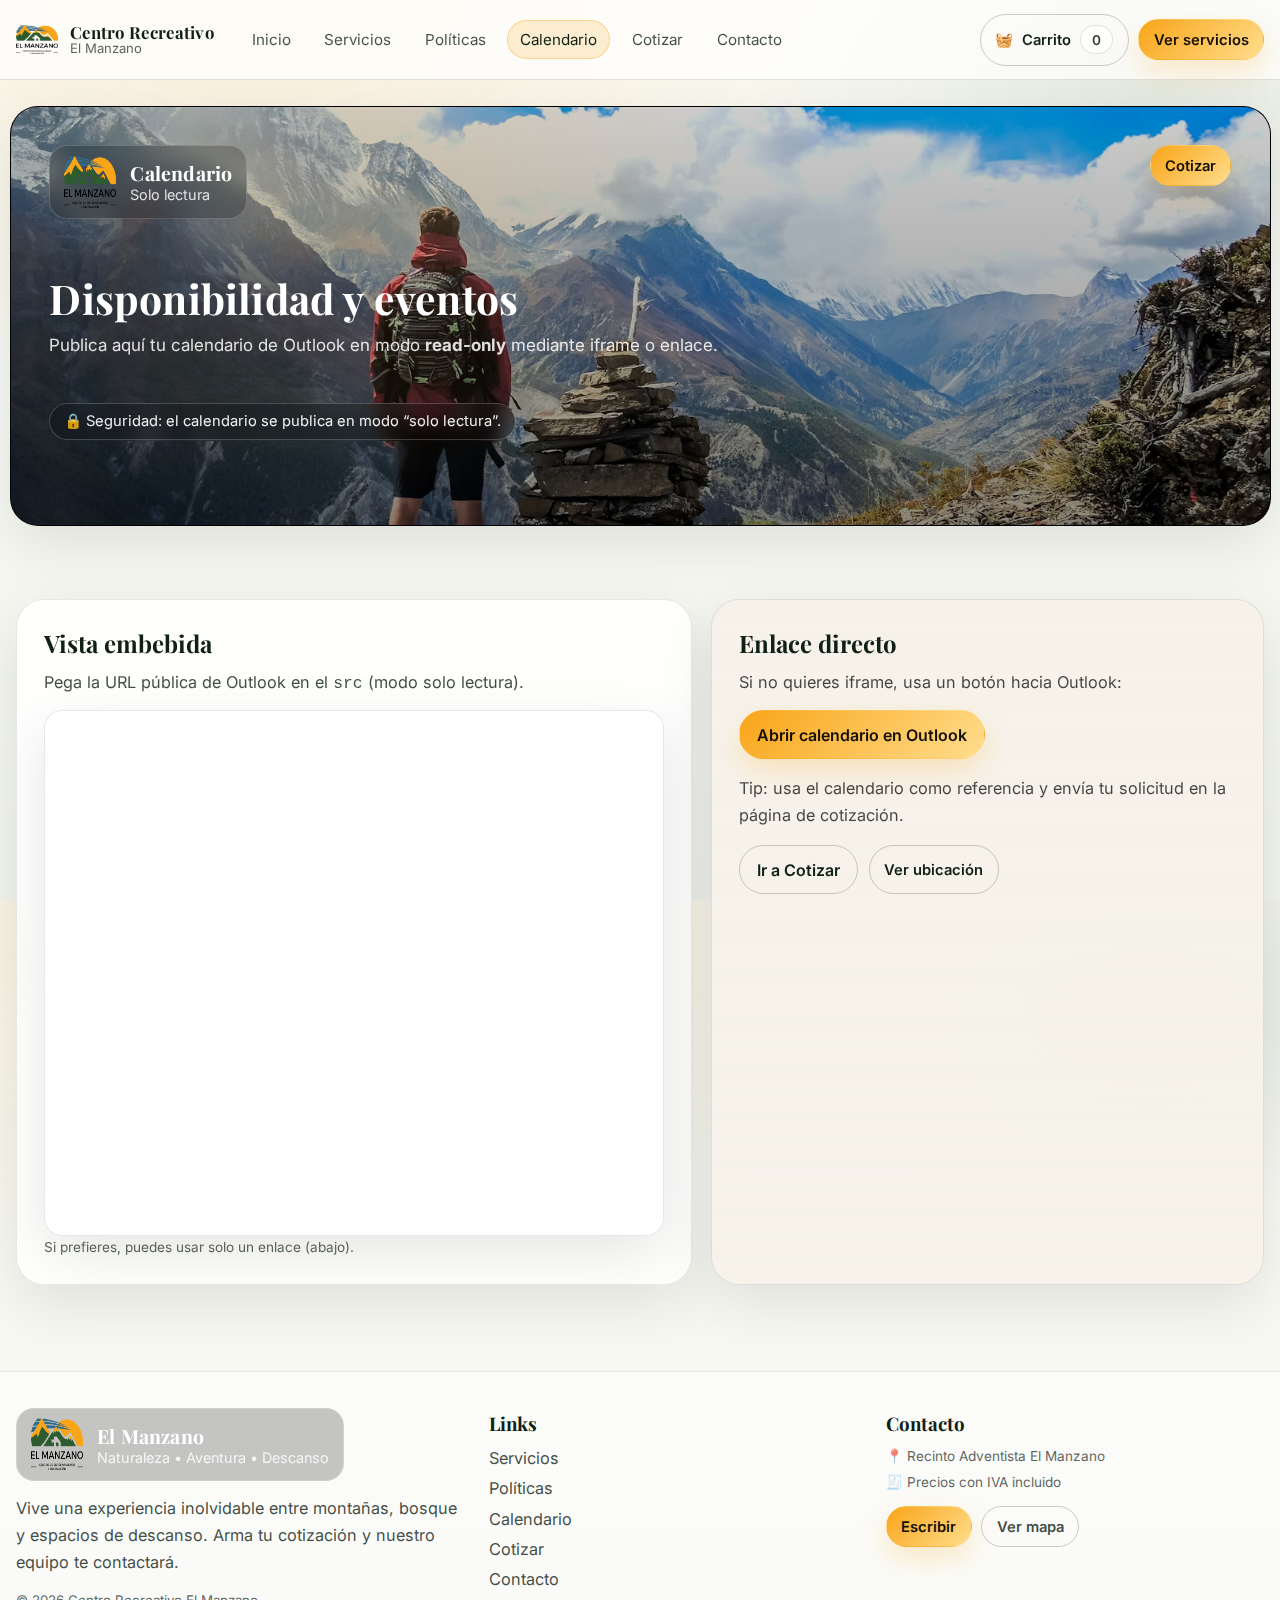
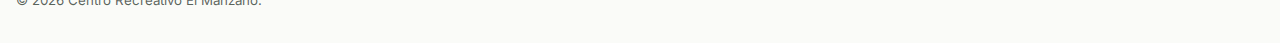
<file: calendario.html>
<!doctype html>
<html lang="es">
<head>
  <meta charset="utf-8">
  <meta name="viewport" content="width=device-width, initial-scale=1">
  <title>Calendario | Centro Recreativo El Manzano</title>
  <meta name="description" content="Calendario público (solo lectura) para disponibilidad y eventos.">
  <link rel="icon" href="assets/img/logo.png">
  <link rel="preconnect" href="https://fonts.googleapis.com">
  <link rel="preconnect" href="https://fonts.gstatic.com" crossorigin>
  <link rel="stylesheet" href="assets/css/theme.css">

  <!-- Para page-fade -->
  <script>document.documentElement.classList.add('js');</script>
</head>

<body data-page="calendario">
<div class="page-fade">
<a class="skip-link" href="#contenido">Saltar al contenido</a>

<header class="site-header">
  <div class="container fluid">
    <div class="navbar">
      <a class="brand" href="index.html" aria-label="Inicio">
        <img src="assets/img/logo.png" alt="Logo El Manzano">
        <div class="t">
          <strong>Centro Recreativo</strong>
          <span>El Manzano</span>
        </div>
      </a>

      <nav class="navlinks" aria-label="Navegación principal">
        <a href="index.html">Inicio</a>
        <a href="servicios.html">Servicios</a>
        <a href="politicas.html">Políticas</a>
        <a href="calendario.html">Calendario</a>
        <a href="cotizar.html">Cotizar</a>
        <a href="contacto.html">Contacto</a>
      </nav>

      <div class="nav-cta">
        <a class="btn small ghost" href="cotizar.html" aria-label="Ver carrito y cotizar">
          🧺 <span>Carrito</span>
          <span class="badge" id="cartCount">0</span>
        </a>
        <a class="btn small primary" href="servicios.html">Ver servicios</a>
      </div>
    </div>
  </div>
</header>

<main id="contenido">
  <section class="hero">
    <div class="container wide">
      <div class="hero-shell reveal" style="min-height: 420px;">
        <div class="hero-media">
          <img src="assets/img/g5.jpg" alt="Calendario">
        </div>
        <div class="hero-overlay"></div>

        <div class="hero-content">
          <div class="hero-top">
            <div class="hero-mark">
              <img src="assets/img/logo.png" alt="Logo El Manzano">
              <div class="k">
                <strong>Calendario</strong>
                <span>Solo lectura</span>
              </div>
            </div>
            <a class="btn small primary" href="cotizar.html">Cotizar</a>
          </div>

          <div class="hero-copy" style="margin-top:2.3rem;">
            <h1 style="font-size: clamp(2.1rem, 3.2vw, 3.4rem);">Disponibilidad y eventos</h1>
            <p>Publica aquí tu calendario de Outlook en modo <b>read-only</b> mediante iframe o enlace.</p>
          </div>

          <div class="hero-bottom">
            <div class="kpi">🔒 Seguridad: el calendario se publica en modo “solo lectura”.</div>
          </div>
        </div>
      </div>
    </div>
  </section>

  <section class="section">
    <div class="container">
      <div class="split">
        <div class="panel reveal">
          <div class="pad">
            <h2 style="margin:0 0 .6rem;">Vista embebida</h2>
            <p style="margin:0 0 .8rem;">
              Pega la URL pública de Outlook en el <code>src</code> (modo solo lectura).
            </p>

            <div class="panel" style="border-radius:18px; overflow:hidden;">
              <!-- TODO: pega aquí la URL pública de Outlook (solo lectura) -->
              <iframe
                title="Calendario público"
                src=""
                style="width:100%; height:520px; border:0; background: rgba(255,255,255,.06);"
                loading="lazy"
                referrerpolicy="no-referrer-when-downgrade">
              </iframe>
            </div>

            <small class="help">Si prefieres, puedes usar solo un enlace (abajo).</small>
          </div>
        </div>

        <div class="panel paper reveal">
          <div class="pad">
            <h2 style="margin:0 0 .6rem;">Enlace directo</h2>
            <p style="margin:0 0 .9rem;">
              Si no quieres iframe, usa un botón hacia Outlook:
            </p>

            <!-- TODO: reemplaza # por la URL pública -->
            <a class="btn primary" href="#" target="_blank" rel="noopener">Abrir calendario en Outlook</a>

            <p style="margin:1rem 0 0;">
              Tip: usa el calendario como referencia y envía tu solicitud en la página de cotización.
            </p>

            <div style="margin-top:1rem; display:flex; gap:.7rem; flex-wrap:wrap;">
              <a class="btn ghost" href="cotizar.html">Ir a Cotizar</a>
              <a class="btn small ghost" href="contacto.html#ubicacion">Ver ubicación</a>
            </div>
          </div>
        </div>
      </div>
    </div>
  </section>
</main>
</div>

<footer class="footer">
  <div class="container">
    <div class="footer-grid">
      <div>
        <div class="hero-mark" style="display:inline-flex;">
          <img src="assets/img/logo.png" alt="Logo El Manzano">
          <div class="k">
            <strong>El Manzano</strong>
            <span>Naturaleza • Aventura • Descanso</span>
          </div>
        </div>
        <p style="margin-top:.9rem; max-width:520px;">
          Vive una experiencia inolvidable entre montañas, bosque y espacios de descanso.
          Arma tu cotización y nuestro equipo te contactará.
        </p>
        <small>© <span id="y"></span> Centro Recreativo El Manzano.</small>
        <script>document.getElementById('y').textContent = new Date().getFullYear();</script>
      </div>

      <div>
        <h3>Links</h3>
        <p style="margin:.2rem 0"><a href="servicios.html">Servicios</a></p>
        <p style="margin:.2rem 0"><a href="politicas.html">Políticas</a></p>
        <p style="margin:.2rem 0"><a href="calendario.html">Calendario</a></p>
        <p style="margin:.2rem 0"><a href="cotizar.html">Cotizar</a></p>
        <p style="margin:.2rem 0"><a href="contacto.html">Contacto</a></p>
      </div>

      <div>
        <h3>Contacto</h3>
        <p style="margin:.2rem 0"><small>📍 Recinto Adventista El Manzano</small></p>
        <p style="margin:.2rem 0"><small>🧾 Precios con IVA incluido</small></p>
        <div style="margin-top:.8rem; display:flex; gap:.6rem; flex-wrap:wrap;">
          <a class="btn small primary" href="contacto.html">Escribir</a>
          <a class="btn small ghost" href="contacto.html#ubicacion">Ver mapa</a>
        </div>
      </div>
    </div>
  </div>
</footer>

<div class="toast" aria-live="polite"></div>
<script src="app.js"></script>
</body>
</html>
</file>
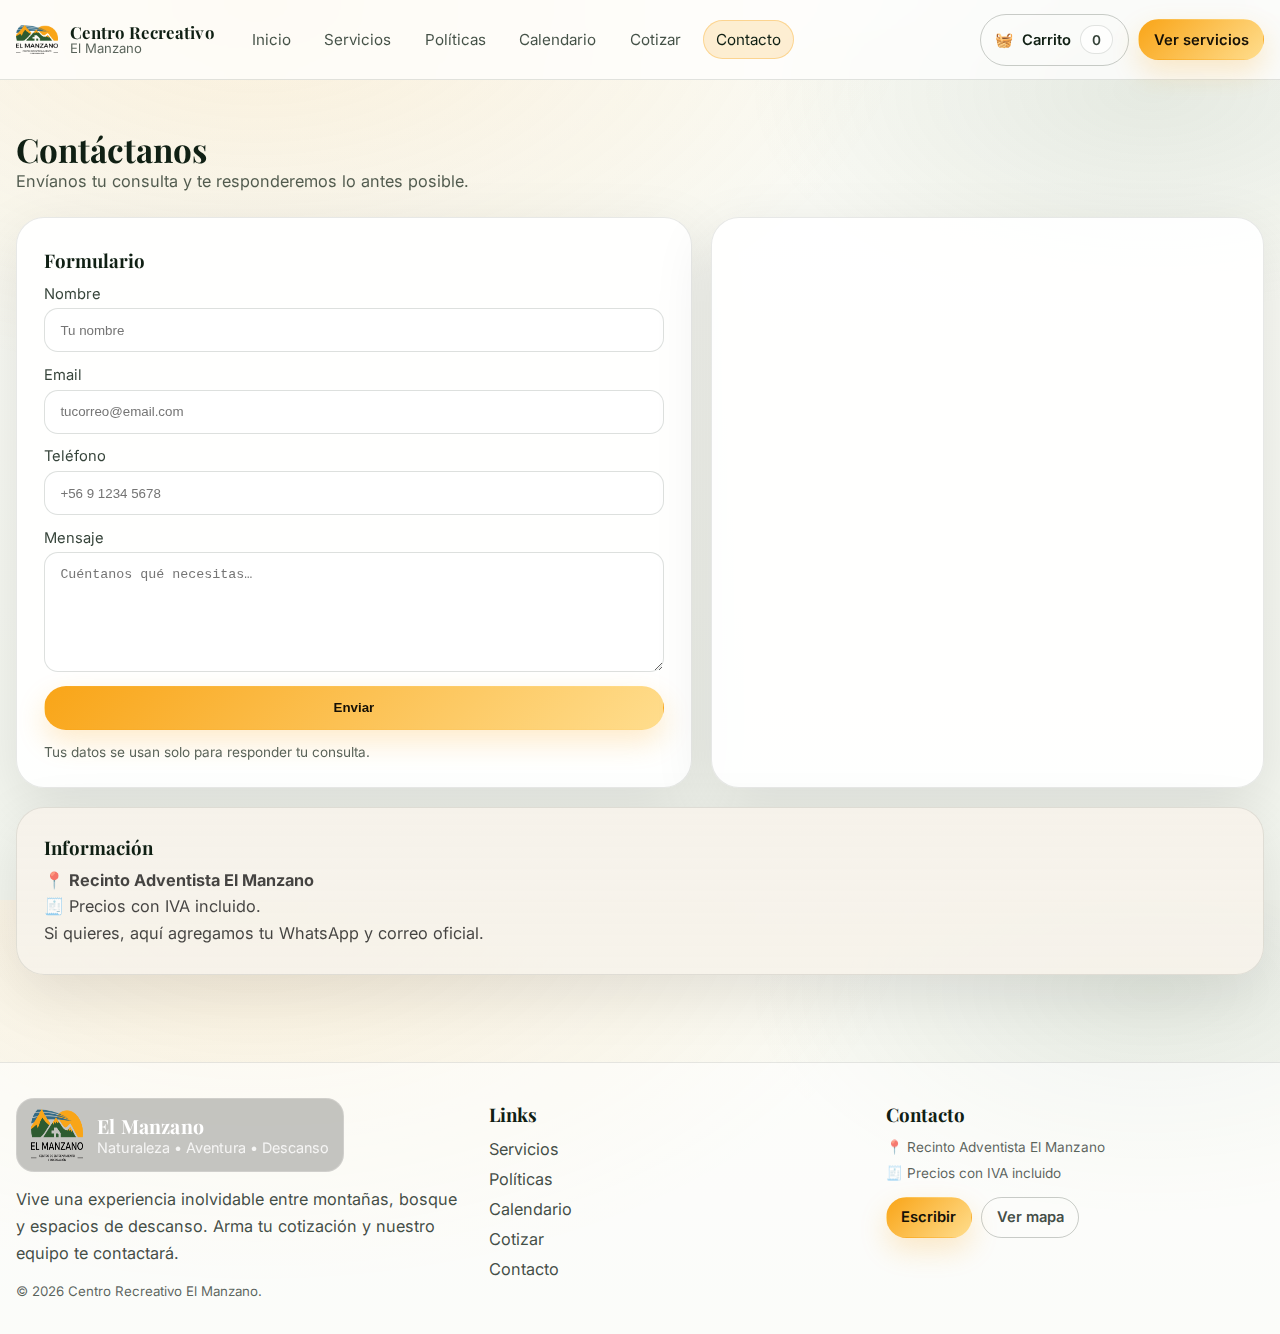
<file: contacto.html>
<!doctype html>
<html lang="es">
<head>
  <meta charset="utf-8" />
  <meta name="viewport" content="width=device-width,initial-scale=1" />
  <title>Contacto | Centro Recreativo El Manzano</title>
  <meta name="description" content="Contacto y ubicación del Centro Recreativo El Manzano.">
  <link rel="icon" href="assets/img/logo.png">
  <link rel="preconnect" href="https://fonts.googleapis.com">
  <link rel="preconnect" href="https://fonts.gstatic.com" crossorigin>
  <link rel="stylesheet" href="assets/css/theme.css" />

  <!-- Para page-fade -->
  <script>document.documentElement.classList.add('js');</script>
</head>

<body data-page="contacto">
  <div class="page-fade">
    <a class="skip-link" href="#contenido">Saltar al contenido</a>

    <header class="site-header">
      <div class="container fluid">
        <div class="navbar">
          <a class="brand" href="index.html" aria-label="Inicio">
            <img src="assets/img/logo.png" alt="Logo El Manzano">
            <div class="t">
              <strong>Centro Recreativo</strong>
              <span>El Manzano</span>
            </div>
          </a>

          <nav class="navlinks" aria-label="Navegación principal">
            <a href="index.html">Inicio</a>
            <a href="servicios.html">Servicios</a>
            <a href="politicas.html">Políticas</a>
            <a href="calendario.html">Calendario</a>
            <a href="cotizar.html">Cotizar</a>
            <a href="contacto.html">Contacto</a>
          </nav>

          <div class="nav-cta">
            <a class="btn small ghost" href="cotizar.html" aria-label="Ver carrito y cotizar">
              🧺 <span>Carrito</span>
              <span class="badge" id="cartCount">0</span>
            </a>
            <a class="btn small primary" href="servicios.html">Ver servicios</a>
          </div>
        </div>
      </div>
    </header>

    <main id="contenido">
      <section class="section">
        <div class="container">
          <div class="section-head reveal">
            <div>
              <h2>Contáctanos</h2>
              <p>Envíanos tu consulta y te responderemos lo antes posible.</p>
            </div>
          </div>

          <div class="split">
            <div class="panel reveal">
              <div class="pad">
                <h3 style="margin:.2rem 0 .7rem;">Formulario</h3>

                <form class="form" id="contactoForm" autocomplete="on">
                  <div class="honeypot">
                    <label>Si eres humano, deja esto vacío</label>
                    <input id="hp_contacto" name="hp_contacto" tabindex="-1" autocomplete="off">
                  </div>

                  <div class="field">
                    <label for="c_nombre">Nombre</label>
                    <input class="input" id="c_nombre" name="c_nombre" autocomplete="name" placeholder="Tu nombre" required />
                  </div>

                  <div class="field">
                    <label for="c_email">Email</label>
                    <input class="input" id="c_email" name="c_email" type="email" autocomplete="email" placeholder="tucorreo@email.com" required />
                  </div>

                  <div class="field">
                    <label for="c_telefono">Teléfono</label>
                    <input class="input" id="c_telefono" name="c_telefono" autocomplete="tel" placeholder="+56 9 1234 5678" />
                  </div>

                  <div class="field">
                    <label for="c_mensaje">Mensaje</label>
                    <textarea id="c_mensaje" name="c_mensaje" placeholder="Cuéntanos qué necesitas…" required></textarea>
                  </div>

                  <!-- ✅ type="button" para evitar submit normal -->
                  <button class="btn primary" id="btnEnviarContacto" type="button">Enviar</button>
                  <small class="help">Tus datos se usan solo para responder tu consulta.</small>
                </form>
              </div>
            </div>

            <div class="map-wrap reveal" id="ubicacion">
              <div class="map-embed">
                <iframe
                  src="https://www.google.com/maps/embed?pb=!1m18!1m12!1m3!1d13304.851386599015!2d-70.65525994999999!3d-33.521851299999994!2m3!1f0!2f0!3f0!3m2!1i1024!2i768!4f13.1!3m3!1m2!1s0x967d2ba32b61a289%3A0x5fd23c2c497bf2d9!2sRecinto%20Adventista%20El%20Manzano!5e0!3m2!1ses-419!2scl!4v1767801131789!5m2!1ses-419!2scl"
                  loading="lazy"
                  referrerpolicy="no-referrer-when-downgrade"
                  allowfullscreen>
                </iframe>
              </div>
            </div>
          </div>

          <div class="panel paper reveal" style="margin-top:1.2rem;">
            <div class="pad">
              <h3 style="margin:0 0 .4rem;">Información</h3>
              <p style="margin:0;">
                📍 <b>Recinto Adventista El Manzano</b><br>
                🧾 Precios con IVA incluido.<br>
                Si quieres, aquí agregamos tu WhatsApp y correo oficial.
              </p>
            </div>
          </div>

        </div>
      </section>
    </main>
  </div>

  <!-- ✅ Footer limpio y consistente -->
  <footer class="footer">
    <div class="container">
      <div class="footer-grid">
        <div>
          <div class="hero-mark" style="display:inline-flex;">
            <img src="assets/img/logo.png" alt="Logo El Manzano">
            <div class="k">
              <strong>El Manzano</strong>
              <span>Naturaleza • Aventura • Descanso</span>
            </div>
          </div>
          <p style="margin-top:.9rem; max-width:520px;">
            Vive una experiencia inolvidable entre montañas, bosque y espacios de descanso.
            Arma tu cotización y nuestro equipo te contactará.
          </p>
          <small>© <span id="y"></span> Centro Recreativo El Manzano.</small>
          <script>document.getElementById('y').textContent = new Date().getFullYear();</script>
        </div>

        <div>
          <h3>Links</h3>
          <p style="margin:.2rem 0"><a href="servicios.html">Servicios</a></p>
          <p style="margin:.2rem 0"><a href="politicas.html">Políticas</a></p>
          <p style="margin:.2rem 0"><a href="calendario.html">Calendario</a></p>
          <p style="margin:.2rem 0"><a href="cotizar.html">Cotizar</a></p>
          <p style="margin:.2rem 0"><a href="contacto.html">Contacto</a></p>
        </div>

        <div>
          <h3>Contacto</h3>
          <p style="margin:.2rem 0"><small>📍 Recinto Adventista El Manzano</small></p>
          <p style="margin:.2rem 0"><small>🧾 Precios con IVA incluido</small></p>
          <div style="margin-top:.8rem; display:flex; gap:.6rem; flex-wrap:wrap;">
            <a class="btn small primary" href="#contenido">Escribir</a>
            <a class="btn small ghost" href="#ubicacion">Ver mapa</a>
          </div>
        </div>
      </div>
    </div>
  </footer>

  <div class="toast" aria-live="polite"></div>

  <!-- ✅ app.js en raíz: SOLO UNA VEZ -->
  <script src="app.js"></script>
</body>
</html>
</file>
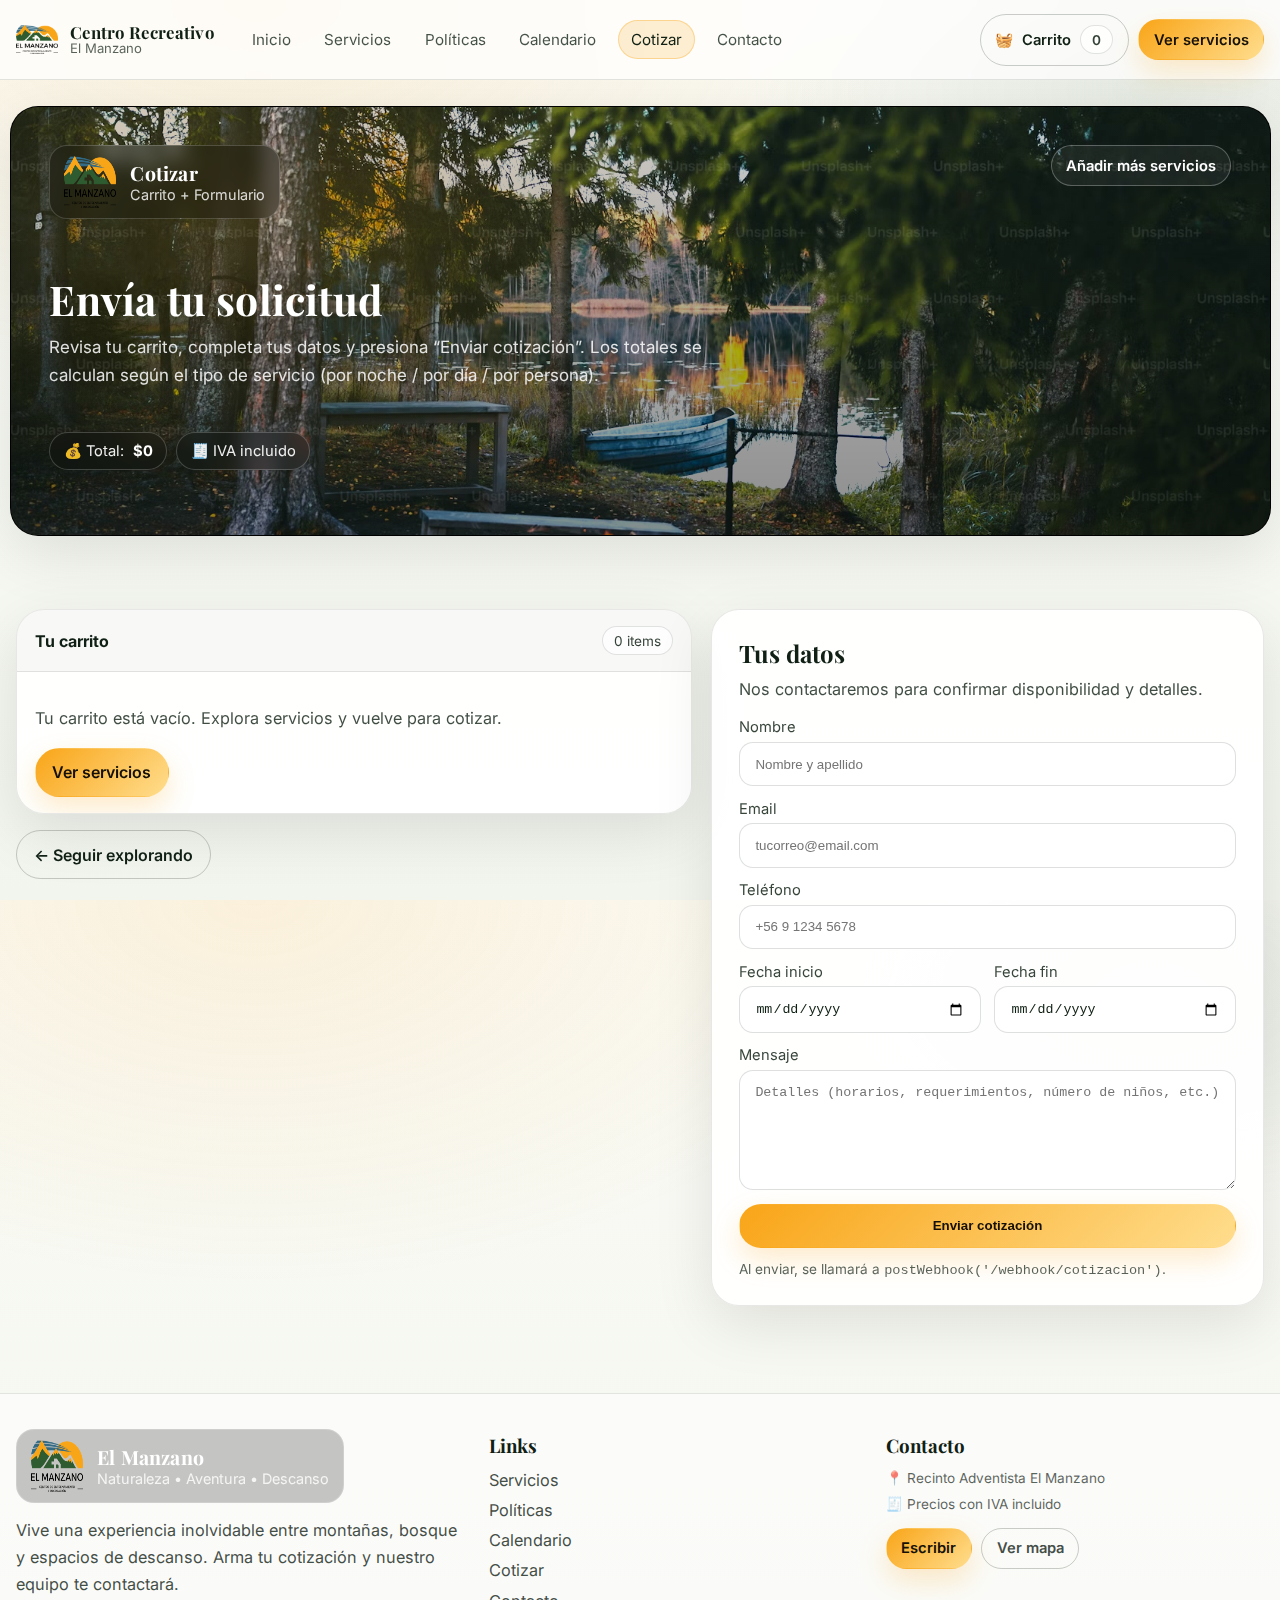
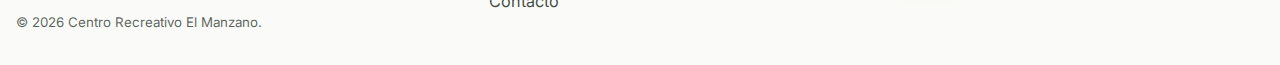
<file: cotizar.html>
<!doctype html>
<html lang="es">
<head>
  <meta charset="utf-8">
  <meta name="viewport" content="width=device-width, initial-scale=1">
  <title>Cotizar | Centro Recreativo El Manzano</title>
  <meta name="description" content="Carrito, formulario y envío de solicitud de cotización.">
  <link rel="icon" href="assets/img/logo.png">
  <link rel="preconnect" href="https://fonts.googleapis.com">
  <link rel="preconnect" href="https://fonts.gstatic.com" crossorigin>
  <link rel="stylesheet" href="assets/css/theme.css">

  <!-- Para page-fade -->
  <script>document.documentElement.classList.add('js');</script>
</head>

<body data-page="cotizar">
  <div class="page-fade">
    <a class="skip-link" href="#contenido">Saltar al contenido</a>

    <header class="site-header">
      <div class="container fluid">
        <div class="navbar">
          <a class="brand" href="index.html" aria-label="Inicio">
            <img src="assets/img/logo.png" alt="Logo El Manzano">
            <div class="t">
              <strong>Centro Recreativo</strong>
              <span>El Manzano</span>
            </div>
          </a>

          <nav class="navlinks" aria-label="Navegación principal">
            <a href="index.html">Inicio</a>
            <a href="servicios.html">Servicios</a>
            <a href="politicas.html">Políticas</a>
            <a href="calendario.html">Calendario</a>
            <a href="cotizar.html">Cotizar</a>
            <a href="contacto.html">Contacto</a>
          </nav>

          <div class="nav-cta">
            <a class="btn small ghost" href="cotizar.html" aria-label="Ver carrito y cotizar">
              🧺 <span>Carrito</span>
              <span class="badge" id="cartCount">0</span>
            </a>
            <a class="btn small primary" href="servicios.html">Ver servicios</a>
          </div>
        </div>
      </div>
    </header>

    <main id="contenido">
      <section class="hero">
        <div class="container wide">
          <div class="hero-shell reveal" style="min-height: 430px;">
            <div class="hero-media">
              <img src="assets/img/hero.jpg" alt="Cotizar">
            </div>
            <div class="hero-overlay"></div>

            <div class="hero-content">
              <div class="hero-top">
                <div class="hero-mark">
                  <img src="assets/img/logo.png" alt="Logo El Manzano">
                  <div class="k">
                    <strong>Cotizar</strong>
                    <span>Carrito + Formulario</span>
                  </div>
                </div>
                <a class="btn small ghost" href="servicios.html">Añadir más servicios</a>
              </div>

              <div class="hero-copy" style="margin-top:2.4rem;">
                <h1 style="font-size: clamp(2.1rem, 3.2vw, 3.5rem);">Envía tu solicitud</h1>
                <p>
                  Revisa tu carrito, completa tus datos y presiona “Enviar cotización”.
                  Los totales se calculan según el tipo de servicio (por noche / por día / por persona).
                </p>
              </div>

              <div class="hero-bottom">
                <div class="kpi">💰 Total: <b id="cotizacionTotal">$0</b></div>
                <div class="kpi">🧾 IVA incluido</div>
              </div>
            </div>
          </div>
        </div>
      </section>

      <section class="section">
        <div class="container">
          <div class="split">
            <div class="reveal">
              <div id="cartRoot"></div>
              <div style="margin-top:1rem;">
                <a class="btn ghost" href="servicios.html">← Seguir explorando</a>
              </div>
            </div>

            <div class="panel reveal">
              <div class="pad">
                <h2 style="margin:0 0 .4rem;">Tus datos</h2>
                <p style="margin:0 0 1rem;">Nos contactaremos para confirmar disponibilidad y detalles.</p>

                <form id="cotizarForm" class="form" autocomplete="on">
                  <div class="honeypot">
                    <label>Si eres humano, deja esto vacío</label>
                    <input id="hp" name="hp" tabindex="-1" autocomplete="off">
                  </div>

                  <div class="field">
                    <label for="nombre">Nombre</label>
                    <input class="input" id="nombre" name="nombre" placeholder="Nombre y apellido" required>
                  </div>

                  <div class="field">
                    <label for="email">Email</label>
                    <input class="input" id="email" name="email" type="email" placeholder="tucorreo@email.com" required>
                  </div>

                  <div class="field">
                    <label for="telefono">Teléfono</label>
                    <input class="input" id="telefono" name="telefono" placeholder="+56 9 1234 5678">
                  </div>

                  <div class="grid" style="grid-template-columns: repeat(2, minmax(0,1fr)); gap:.85rem;">
                    <div class="field">
                      <label for="fecha_inicio">Fecha inicio</label>
                      <input class="input" id="fecha_inicio" name="fecha_inicio" type="date">
                    </div>
                    <div class="field">
                      <label for="fecha_fin">Fecha fin</label>
                      <input class="input" id="fecha_fin" name="fecha_fin" type="date">
                    </div>
                  </div>

                  <div class="field">
                    <label for="mensaje">Mensaje</label>
                    <textarea id="mensaje" name="mensaje" placeholder="Detalles (horarios, requerimientos, número de niños, etc.)"></textarea>
                  </div>

                  <!-- ✅ sin onclick: lo maneja app.js -->
                  <button id="btnEnviarCotizacion" class="btn primary" type="button">
                    Enviar cotización
                  </button>

                  <small class="help">
                    Al enviar, se llamará a <code>postWebhook('/webhook/cotizacion')</code>.
                  </small>
                </form>
              </div>
            </div>

          </div>
        </div>
      </section>
    </main>
  </div>

  <!-- ✅ Footer limpio (sin formulario) -->
  <footer class="footer">
    <div class="container">
      <div class="footer-grid">
        <div>
          <div class="hero-mark" style="display:inline-flex;">
            <img src="assets/img/logo.png" alt="Logo El Manzano">
            <div class="k">
              <strong>El Manzano</strong>
              <span>Naturaleza • Aventura • Descanso</span>
            </div>
          </div>
          <p style="margin-top:.9rem; max-width:520px;">
            Vive una experiencia inolvidable entre montañas, bosque y espacios de descanso.
            Arma tu cotización y nuestro equipo te contactará.
          </p>
          <small>© <span id="y"></span> Centro Recreativo El Manzano.</small>
          <script>document.getElementById('y').textContent = new Date().getFullYear();</script>
        </div>

        <div>
          <h3>Links</h3>
          <p style="margin:.2rem 0"><a href="servicios.html">Servicios</a></p>
          <p style="margin:.2rem 0"><a href="politicas.html">Políticas</a></p>
          <p style="margin:.2rem 0"><a href="calendario.html">Calendario</a></p>
          <p style="margin:.2rem 0"><a href="cotizar.html">Cotizar</a></p>
          <p style="margin:.2rem 0"><a href="contacto.html">Contacto</a></p>
        </div>

        <div>
          <h3>Contacto</h3>
          <p style="margin:.2rem 0"><small>📍 Recinto Adventista El Manzano</small></p>
          <p style="margin:.2rem 0"><small>🧾 Precios con IVA incluido</small></p>
          <div style="margin-top:.8rem; display:flex; gap:.6rem; flex-wrap:wrap;">
            <a class="btn small primary" href="contacto.html">Escribir</a>
            <a class="btn small ghost" href="index.html#ubicacion">Ver mapa</a>
          </div>
        </div>
      </div>
    </div>
  </footer>

  <div class="toast" aria-live="polite"></div>

  <script src="app.js"></script>
</body>
</html>
</file>
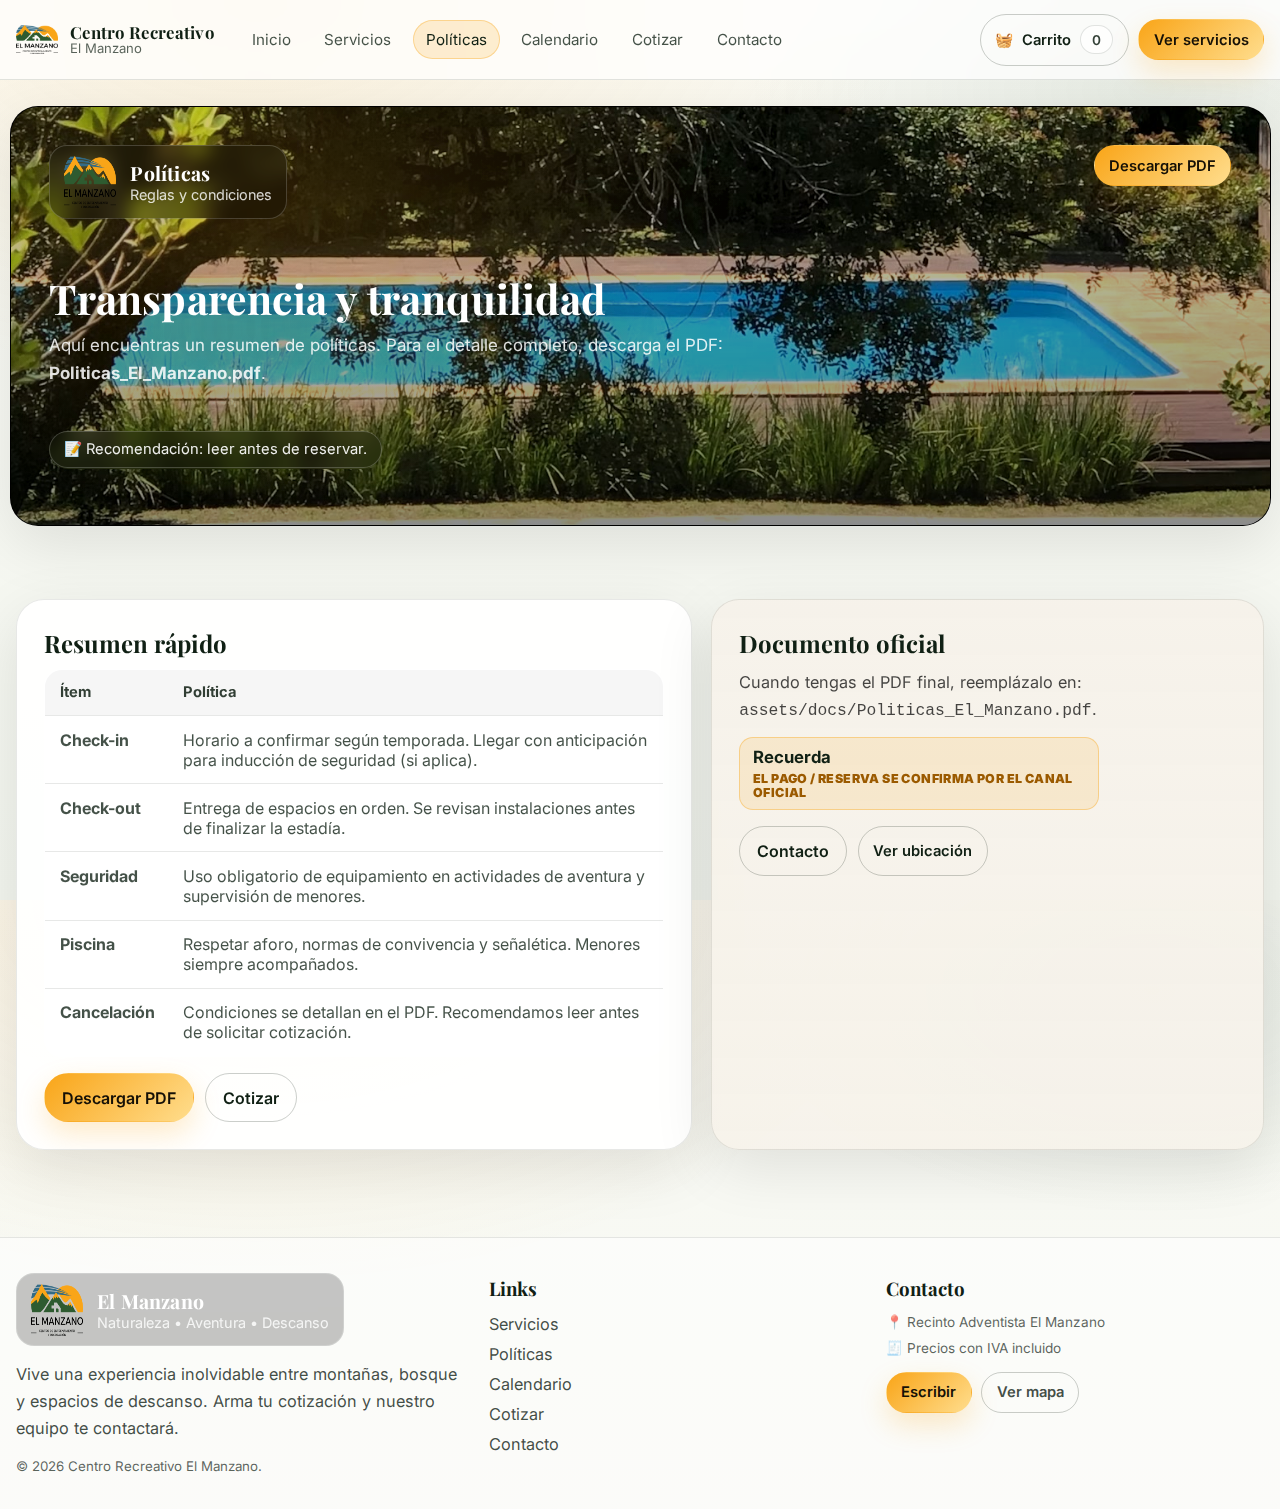
<file: politicas.html>
<!doctype html>
<html lang="es">
<head>
  <meta charset="utf-8">
  <meta name="viewport" content="width=device-width, initial-scale=1">
  <title>Políticas | Centro Recreativo El Manzano</title>
  <meta name="description" content="Políticas, reglas de uso y documento descargable.">
  <link rel="icon" href="assets/img/logo.png">
  <link rel="preconnect" href="https://fonts.googleapis.com">
  <link rel="preconnect" href="https://fonts.gstatic.com" crossorigin>
  <link rel="stylesheet" href="assets/css/theme.css">

  <!-- Para page-fade -->
  <script>document.documentElement.classList.add('js');</script>
</head>

<body data-page="politicas">
<div class="page-fade">
<a class="skip-link" href="#contenido">Saltar al contenido</a>

<header class="site-header">
  <div class="container fluid">
    <div class="navbar">
      <a class="brand" href="index.html" aria-label="Inicio">
        <img src="assets/img/logo.png" alt="Logo El Manzano">
        <div class="t">
          <strong>Centro Recreativo</strong>
          <span>El Manzano</span>
        </div>
      </a>

      <nav class="navlinks" aria-label="Navegación principal">
        <a href="index.html">Inicio</a>
        <a href="servicios.html">Servicios</a>
        <a href="politicas.html">Políticas</a>
        <a href="calendario.html">Calendario</a>
        <a href="cotizar.html">Cotizar</a>
        <a href="contacto.html">Contacto</a>
      </nav>

      <div class="nav-cta">
        <a class="btn small ghost" href="cotizar.html" aria-label="Ver carrito y cotizar">
          🧺 <span>Carrito</span>
          <span class="badge" id="cartCount">0</span>
        </a>
        <a class="btn small primary" href="servicios.html">Ver servicios</a>
      </div>
    </div>
  </div>
</header>

<main id="contenido">
  <section class="hero">
    <div class="container wide">
      <div class="hero-shell reveal" style="min-height: 420px;">
        <div class="hero-media">
          <img src="assets/img/g4.jpg" alt="Políticas">
        </div>
        <div class="hero-overlay"></div>

        <div class="hero-content">
          <div class="hero-top">
            <div class="hero-mark">
              <img src="assets/img/logo.png" alt="Logo El Manzano">
              <div class="k">
                <strong>Políticas</strong>
                <span>Reglas y condiciones</span>
              </div>
            </div>

            <a class="btn small primary" href="assets/docs/Politicas_El_Manzano.pdf" download>
              Descargar PDF
            </a>
          </div>

          <div class="hero-copy" style="margin-top:2.3rem;">
            <h1 style="font-size: clamp(2.1rem, 3.2vw, 3.4rem);">Transparencia y tranquilidad</h1>
            <p>
              Aquí encuentras un resumen de políticas. Para el detalle completo, descarga el PDF:
              <a href="assets/docs/Politicas_El_Manzano.pdf" download><b>Politicas_El_Manzano.pdf</b></a>.
            </p>
          </div>

          <div class="hero-bottom">
            <div class="kpi">📝 Recomendación: leer antes de reservar.</div>
          </div>
        </div>
      </div>
    </div>
  </section>

  <section class="section">
    <div class="container">
      <div class="split">
        <div class="panel reveal">
          <div class="pad">
            <h2 style="margin:0 0 .6rem;">Resumen rápido</h2>
            <table class="table">
              <thead>
                <tr>
                  <th>Ítem</th>
                  <th>Política</th>
                </tr>
              </thead>
              <tbody>
                <tr>
                  <td><b>Check-in</b></td>
                  <td>Horario a confirmar según temporada. Llegar con anticipación para inducción de seguridad (si aplica).</td>
                </tr>
                <tr>
                  <td><b>Check-out</b></td>
                  <td>Entrega de espacios en orden. Se revisan instalaciones antes de finalizar la estadía.</td>
                </tr>
                <tr>
                  <td><b>Seguridad</b></td>
                  <td>Uso obligatorio de equipamiento en actividades de aventura y supervisión de menores.</td>
                </tr>
                <tr>
                  <td><b>Piscina</b></td>
                  <td>Respetar aforo, normas de convivencia y señalética. Menores siempre acompañados.</td>
                </tr>
                <tr>
                  <td><b>Cancelación</b></td>
                  <td>Condiciones se detallan en el PDF. Recomendamos leer antes de solicitar cotización.</td>
                </tr>
              </tbody>
            </table>

            <div style="margin-top:1rem; display:flex; gap:.7rem; flex-wrap:wrap;">
              <a class="btn primary" href="assets/docs/Politicas_El_Manzano.pdf" download>Descargar PDF</a>
              <a class="btn ghost" href="cotizar.html">Cotizar</a>
            </div>
          </div>
        </div>

        <div class="panel paper reveal">
          <div class="pad">
            <h2 style="margin:0 0 .6rem;">Documento oficial</h2>
            <p style="margin:0 0 .8rem;">
              Cuando tengas el PDF final, reemplázalo en:
              <code>assets/docs/Politicas_El_Manzano.pdf</code>.
            </p>

            <div class="price" style="max-width: 360px;">
              <strong>Recuerda</strong>
              <span><em>El pago / reserva se confirma por el canal oficial</em></span>
            </div>

            <div style="margin-top:1rem; display:flex; gap:.7rem; flex-wrap:wrap;">
              <a class="btn ghost" href="contacto.html">Contacto</a>
              <a class="btn small ghost" href="contacto.html#ubicacion">Ver ubicación</a>
            </div>
          </div>
        </div>
      </div>
    </div>
  </section>
</main>
</div>

<footer class="footer">
  <div class="container">
    <div class="footer-grid">
      <div>
        <div class="hero-mark" style="display:inline-flex;">
          <img src="assets/img/logo.png" alt="Logo El Manzano">
          <div class="k">
            <strong>El Manzano</strong>
            <span>Naturaleza • Aventura • Descanso</span>
          </div>
        </div>
        <p style="margin-top:.9rem; max-width:520px;">
          Vive una experiencia inolvidable entre montañas, bosque y espacios de descanso.
          Arma tu cotización y nuestro equipo te contactará.
        </p>
        <small>© <span id="y"></span> Centro Recreativo El Manzano.</small>
        <script>document.getElementById('y').textContent = new Date().getFullYear();</script>
      </div>

      <div>
        <h3>Links</h3>
        <p style="margin:.2rem 0"><a href="servicios.html">Servicios</a></p>
        <p style="margin:.2rem 0"><a href="politicas.html">Políticas</a></p>
        <p style="margin:.2rem 0"><a href="calendario.html">Calendario</a></p>
        <p style="margin:.2rem 0"><a href="cotizar.html">Cotizar</a></p>
        <p style="margin:.2rem 0"><a href="contacto.html">Contacto</a></p>
      </div>

      <div>
        <h3>Contacto</h3>
        <p style="margin:.2rem 0"><small>📍 Recinto Adventista El Manzano</small></p>
        <p style="margin:.2rem 0"><small>🧾 Precios con IVA incluido</small></p>
        <div style="margin-top:.8rem; display:flex; gap:.6rem; flex-wrap:wrap;">
          <a class="btn small primary" href="contacto.html">Escribir</a>
          <a class="btn small ghost" href="contacto.html#ubicacion">Ver mapa</a>
        </div>
      </div>
    </div>
  </div>
</footer>

<div class="toast" aria-live="polite"></div>
<script src="app.js"></script>
</body>
</html>
</file>
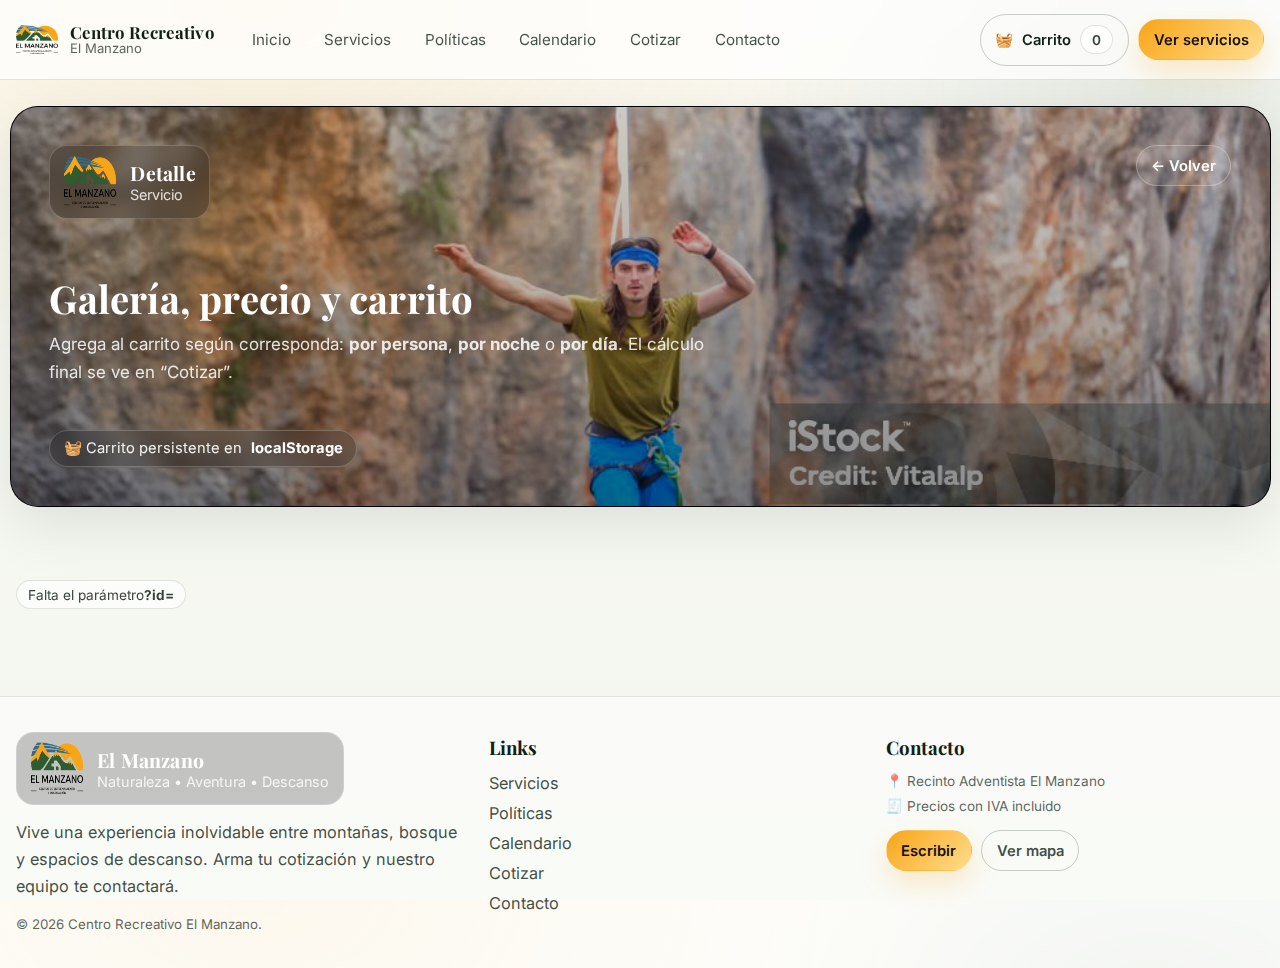
<file: servicio.html>
<!doctype html>
<html lang="es">
<head>
  <meta charset="utf-8">
  <meta name="viewport" content="width=device-width, initial-scale=1">
  <title>Servicio | Centro Recreativo El Manzano</title>
  <meta name="description" content="Detalle del servicio, galería de fotos y carrito.">
  <link rel="icon" href="assets/img/logo.png">
  <link rel="preconnect" href="https://fonts.googleapis.com">
  <link rel="preconnect" href="https://fonts.gstatic.com" crossorigin>
  <link rel="stylesheet" href="assets/css/theme.css">

  <!-- Para page-fade -->
  <script>document.documentElement.classList.add('js');</script>
</head>

<body data-page="servicio">
  <div class="page-fade">
    <a class="skip-link" href="#contenido">Saltar al contenido</a>

    <header class="site-header">
      <div class="container fluid">
        <div class="navbar">
          <a class="brand" href="index.html" aria-label="Inicio">
            <img src="assets/img/logo.png" alt="Logo El Manzano">
            <div class="t">
              <strong>Centro Recreativo</strong>
              <span>El Manzano</span>
            </div>
          </a>

          <nav class="navlinks" aria-label="Navegación principal">
            <a href="index.html">Inicio</a>
            <a href="servicios.html">Servicios</a>
            <a href="politicas.html">Políticas</a>
            <a href="calendario.html">Calendario</a>
            <a href="cotizar.html">Cotizar</a>
            <a href="contacto.html">Contacto</a>
          </nav>

          <div class="nav-cta">
            <a class="btn small ghost" href="cotizar.html" aria-label="Ver carrito y cotizar">
              🧺 <span>Carrito</span>
              <span class="badge" id="cartCount">0</span>
            </a>
            <a class="btn small primary" href="servicios.html">Ver servicios</a>
          </div>
        </div>
      </div>
    </header>

    <main id="contenido">
      <section class="hero">
        <div class="container wide">
          <div class="hero-shell reveal" style="min-height: 380px;">
            <div class="hero-media">
              <img src="assets/img/g3.jpg" alt="Servicio">
            </div>
            <div class="hero-overlay"></div>

            <div class="hero-content">
              <div class="hero-top">
                <div class="hero-mark">
                  <img src="assets/img/logo.png" alt="Logo El Manzano">
                  <div class="k">
                    <strong>Detalle</strong>
                    <span>Servicio</span>
                  </div>
                </div>
                <a class="btn small ghost" href="servicios.html">← Volver</a>
              </div>

              <div class="hero-copy" style="margin-top:2.4rem;">
                <h1 style="font-size: clamp(2.0rem, 3vw, 3.1rem);">Galería, precio y carrito</h1>
                <p>
                  Agrega al carrito según corresponda: <b>por persona</b>, <b>por noche</b> o <b>por día</b>.
                  El cálculo final se ve en “Cotizar”.
                </p>
              </div>

              <div class="hero-bottom">
                <div class="kpi">🧺 Carrito persistente en <b>localStorage</b></div>
              </div>
            </div>
          </div>
        </div>
      </section>

      <section class="section">
        <div class="container">
          <div id="serviceDetail" class="reveal"></div>
        </div>
      </section>
    </main>
  </div>

  <!-- ✅ Footer limpio (sin formulario) -->
  <footer class="footer">
    <div class="container">
      <div class="footer-grid">
        <div>
          <div class="hero-mark" style="display:inline-flex;">
            <img src="assets/img/logo.png" alt="Logo El Manzano">
            <div class="k">
              <strong>El Manzano</strong>
              <span>Naturaleza • Aventura • Descanso</span>
            </div>
          </div>
          <p style="margin-top:.9rem; max-width:520px;">
            Vive una experiencia inolvidable entre montañas, bosque y espacios de descanso.
            Arma tu cotización y nuestro equipo te contactará.
          </p>
          <small>© <span id="y"></span> Centro Recreativo El Manzano.</small>
          <script>document.getElementById('y').textContent = new Date().getFullYear();</script>
        </div>

        <div>
          <h3>Links</h3>
          <p style="margin:.2rem 0"><a href="servicios.html">Servicios</a></p>
          <p style="margin:.2rem 0"><a href="politicas.html">Políticas</a></p>
          <p style="margin:.2rem 0"><a href="calendario.html">Calendario</a></p>
          <p style="margin:.2rem 0"><a href="cotizar.html">Cotizar</a></p>
          <p style="margin:.2rem 0"><a href="contacto.html">Contacto</a></p>
        </div>

        <div>
          <h3>Contacto</h3>
          <p style="margin:.2rem 0"><small>📍 Recinto Adventista El Manzano</small></p>
          <p style="margin:.2rem 0"><small>🧾 Precios con IVA incluido</small></p>
          <div style="margin-top:.8rem; display:flex; gap:.6rem; flex-wrap:wrap;">
            <a class="btn small primary" href="contacto.html">Escribir</a>
            <a class="btn small ghost" href="index.html#ubicacion">Ver mapa</a>
          </div>
        </div>
      </div>
    </div>
  </footer>

  <div class="toast" aria-live="polite"></div>

  <!-- app.js en raíz -->
  <script src="app.js"></script>
</body>
</html>
</file>
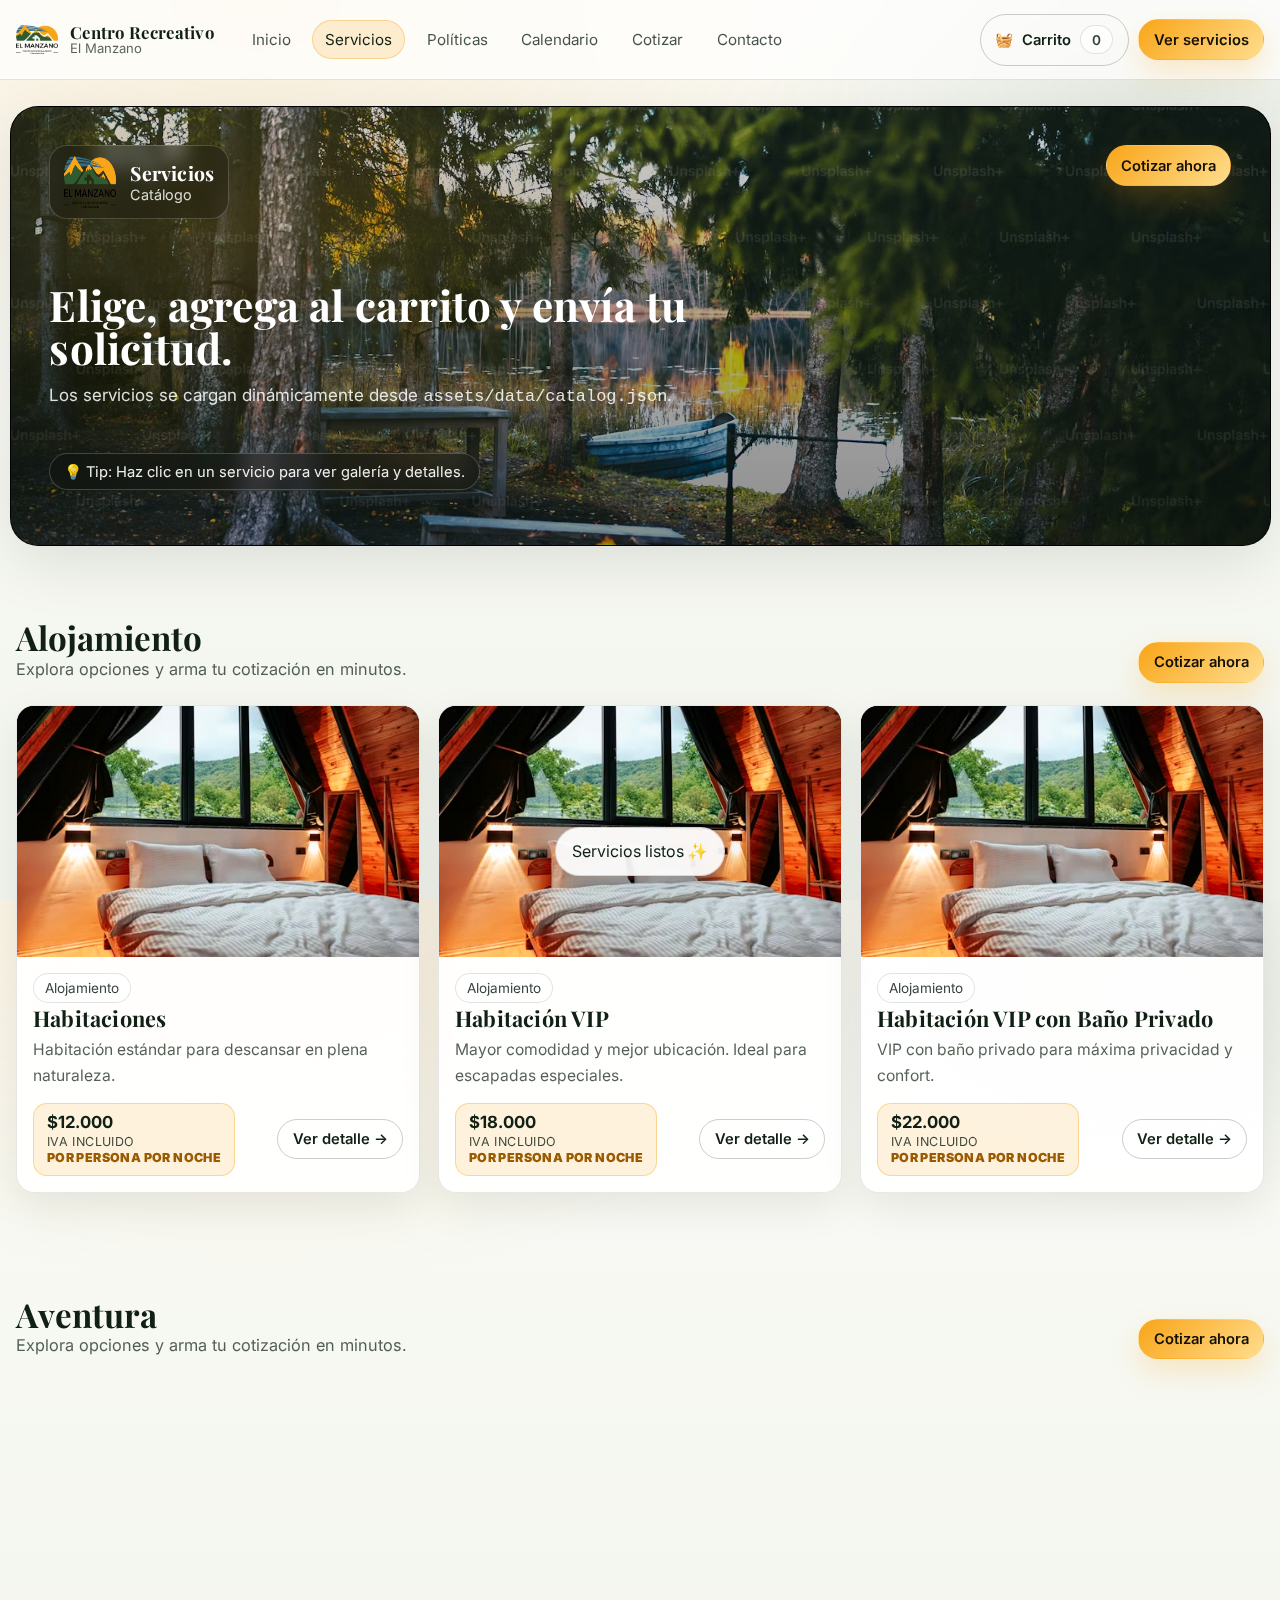
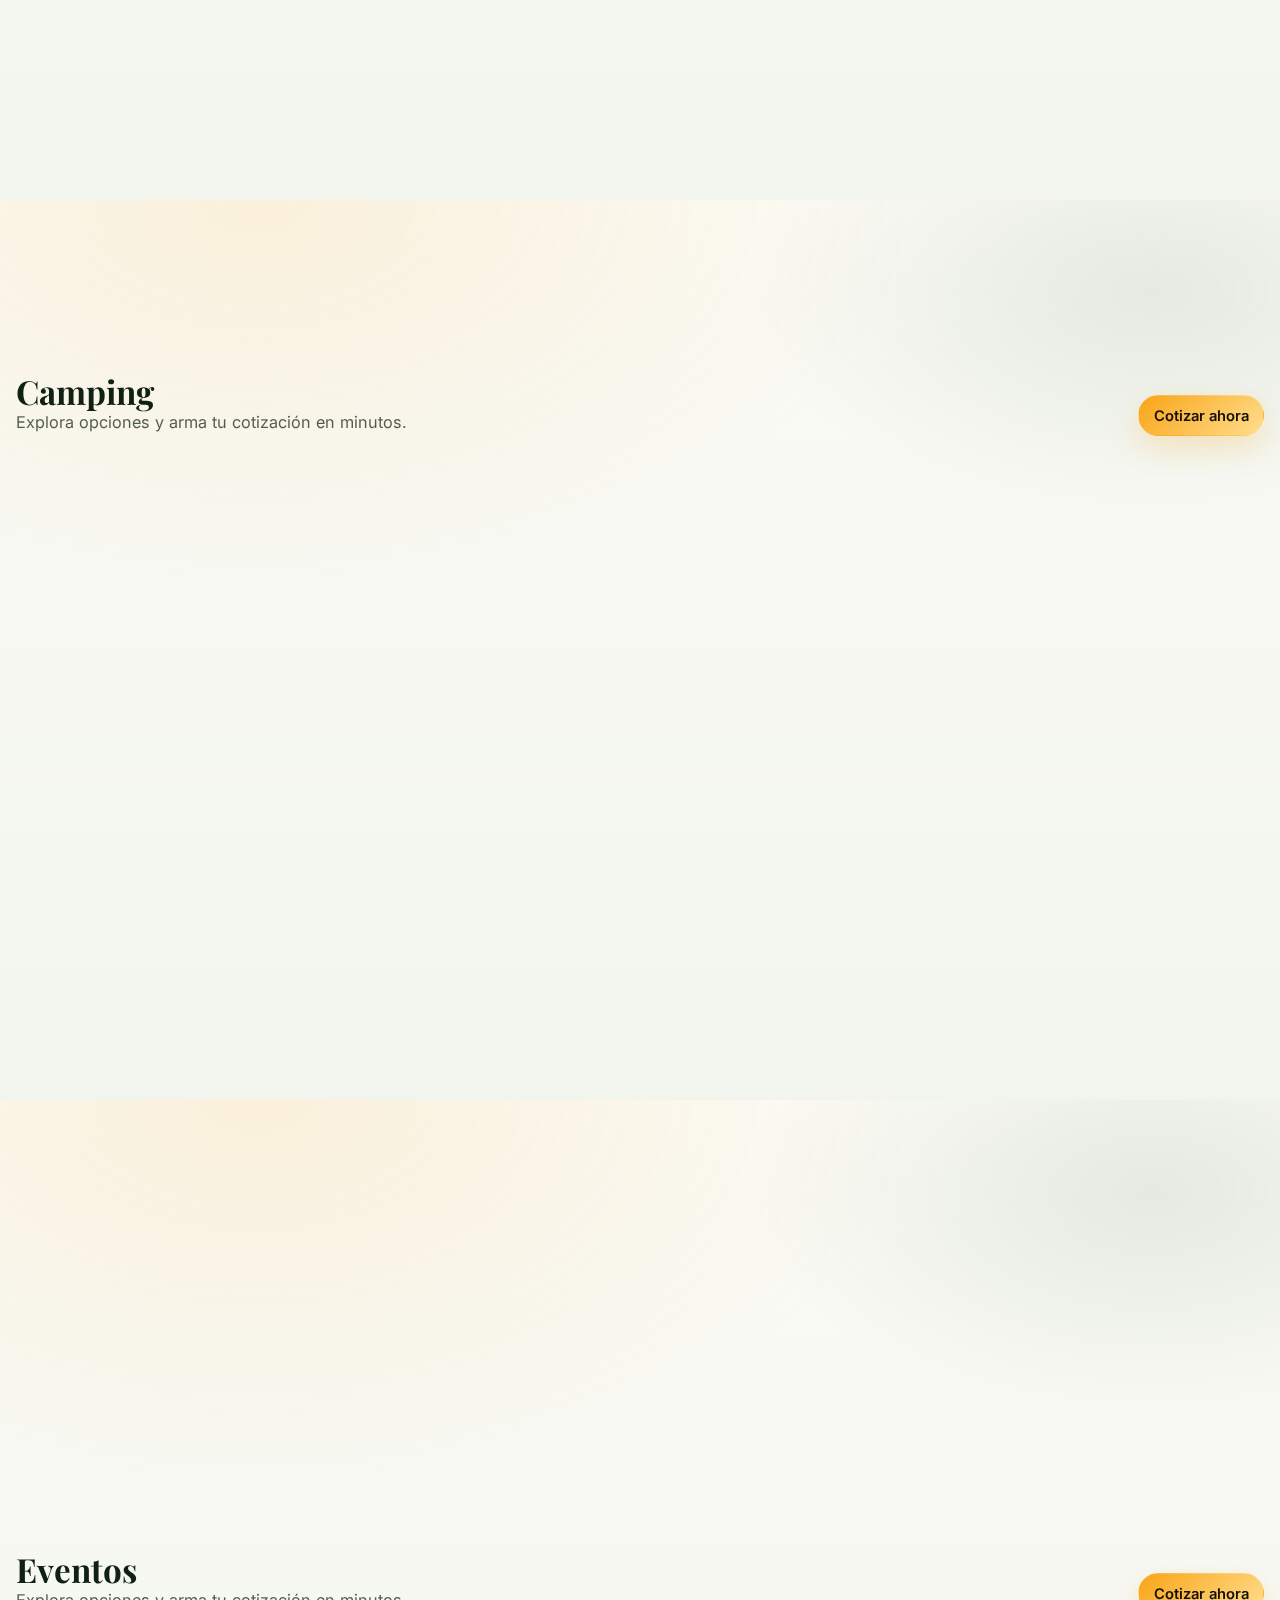
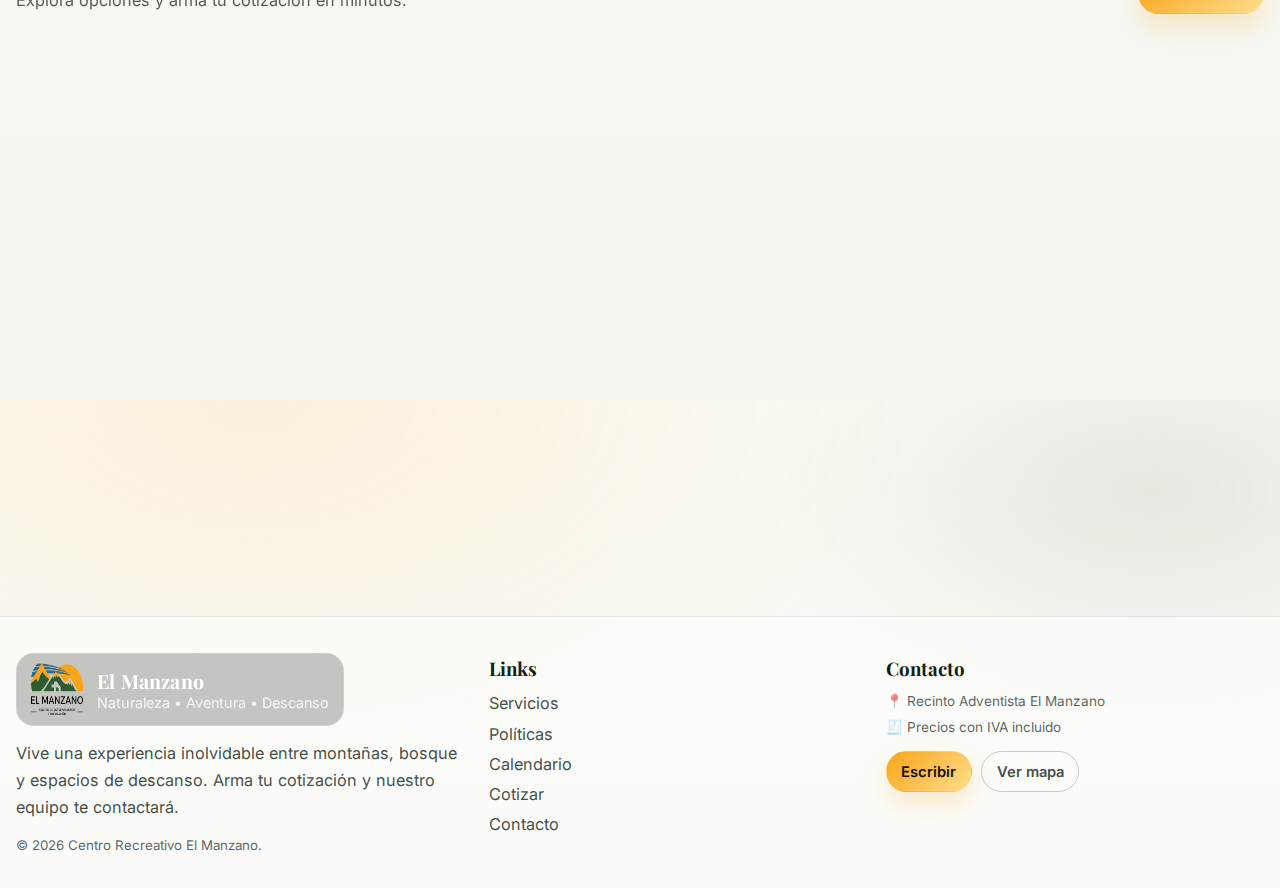
<file: servicios.html>
<!doctype html>
<html lang="es">
<head>
  <meta charset="utf-8">
  <meta name="viewport" content="width=device-width, initial-scale=1">
  <title>Servicios | Centro Recreativo El Manzano</title>
  <meta name="description" content="Catálogo de servicios: alojamiento, instalaciones y aventura.">
  <link rel="icon" href="assets/img/logo.png">
  <link rel="preconnect" href="https://fonts.googleapis.com">
  <link rel="preconnect" href="https://fonts.gstatic.com" crossorigin>
  <link rel="stylesheet" href="assets/css/theme.css">

  <!-- Para page-fade -->
  <script>document.documentElement.classList.add('js');</script>
</head>
<body data-page="servicios">
<div class="page-fade">
<a class="skip-link" href="#contenido">Saltar al contenido</a>

<header class="site-header">
  <div class="container fluid">
    <div class="navbar">
      <a class="brand" href="index.html" aria-label="Inicio">
        <img src="assets/img/logo.png" alt="Logo El Manzano">
        <div class="t">
          <strong>Centro Recreativo</strong>
          <span>El Manzano</span>
        </div>
      </a>

      <nav class="navlinks" aria-label="Navegación principal">
        <a href="index.html">Inicio</a>
        <a href="servicios.html">Servicios</a>
        <a href="politicas.html">Políticas</a>
        <a href="calendario.html">Calendario</a>
        <a href="cotizar.html">Cotizar</a>
        <a href="contacto.html">Contacto</a>
      </nav>

      <div class="nav-cta">
        <a class="btn small ghost" href="cotizar.html" aria-label="Ver carrito y cotizar">
          🧺 <span>Carrito</span>
          <span class="badge" id="cartCount">0</span>
        </a>
        <a class="btn small primary" href="servicios.html">Ver servicios</a>
      </div>
    </div>
  </div>
</header>

<main id="contenido">
  <section class="hero">
    <div class="container wide">
      <div class="hero-shell reveal" style="min-height: 440px;">
        <div class="hero-media">
          <img src="assets/img/hero.jpg" alt="Servicios El Manzano">
        </div>
        <div class="hero-overlay"></div>

        <div class="hero-content">
          <div class="hero-top">
            <div class="hero-mark">
              <img src="assets/img/logo.png" alt="Logo El Manzano">
              <div class="k">
                <strong>Servicios</strong>
                <span>Catálogo</span>
              </div>
            </div>
            <a class="btn small primary" href="cotizar.html">Cotizar ahora</a>
          </div>

          <div class="hero-copy" style="margin-top: 2.6rem;">
            <h1 style="font-size: clamp(2.1rem, 3.3vw, 3.4rem);">Elige, agrega al carrito y envía tu solicitud.</h1>
            <p>Los servicios se cargan dinámicamente desde <code>assets/data/catalog.json</code>.</p>
          </div>

          <div class="hero-bottom">
            <div class="kpi">💡 Tip: Haz clic en un servicio para ver galería y detalles.</div>
          </div>
        </div>
      </div>
    </div>
  </section>

  <div class="container">
    <div id="servicesRoot" class="reveal" style="padding-bottom: 1rem;"></div>
  </div>
</main>
</div>

<footer class="footer">
  <div class="container">
    <div class="footer-grid">
      <div>
        <div class="hero-mark" style="display:inline-flex;">
          <img src="assets/img/logo.png" alt="Logo El Manzano">
          <div class="k">
            <strong>El Manzano</strong>
            <span>Naturaleza • Aventura • Descanso</span>
          </div>
        </div>
        <p style="margin-top:.9rem; max-width:520px;">
          Vive una experiencia inolvidable entre montañas, bosque y espacios de descanso.
          Arma tu cotización y nuestro equipo te contactará.
        </p>
        <small>© <span id="y"></span> Centro Recreativo El Manzano.</small>
        <script>document.getElementById('y').textContent = new Date().getFullYear();</script>
      </div>

      <div>
        <h3>Links</h3>
        <p style="margin:.2rem 0"><a href="servicios.html">Servicios</a></p>
        <p style="margin:.2rem 0"><a href="politicas.html">Políticas</a></p>
        <p style="margin:.2rem 0"><a href="calendario.html">Calendario</a></p>
        <p style="margin:.2rem 0"><a href="cotizar.html">Cotizar</a></p>
        <p style="margin:.2rem 0"><a href="contacto.html">Contacto</a></p>
      </div>

      <div>
        <h3>Contacto</h3>
        <p style="margin:.2rem 0"><small>📍 Recinto Adventista El Manzano</small></p>
        <p style="margin:.2rem 0"><small>🧾 Precios con IVA incluido</small></p>
        <div style="margin-top:.8rem; display:flex; gap:.6rem; flex-wrap:wrap;">
          <a class="btn small primary" href="contacto.html">Escribir</a>
          <a class="btn small ghost" href="index.html#ubicacion">Ver mapa</a>
        </div>
      </div>
    </div>
  </div>
</footer>

<div class="toast" aria-live="polite"></div>

<script src="app.js"></script>
</body>
</html>
</file>
<file: assets/css/theme.css>
/* Centro Recreativo El Manzano - Theme (FASE 1)
   Paleta base: #F9A518 (dorado), #2E5B30 (verde).
   Versión CLARA (mejor para la vista), con Hero cinematográfico.
*/

@import url('https://fonts.googleapis.com/css2?family=Playfair+Display:wght@500;700;800&family=Inter:wght@300;400;500;600;700&display=swap');

:root{
  --brand-gold:#F9A518;
  --brand-green:#2E5B30;

  /* Texto */
  --ink:#102014;
  --ink-2:#1f3326;

  /* Fondos claros */
  --bg:#fbfbf6;
  --bg-2:#f2f5ee;

  /* Superficies */
  --paper:#ffffff;
  --paper-2:#f6f2ea;

  --muted:#546257;

  /* Líneas y sombras para claro */
  --line:rgba(16,32,20,.12);
  --shadow: 0 18px 60px rgba(0,0,0,.10);

  --radius-xl: 28px;
  --radius-lg: 18px;
  --radius-md: 14px;

  --container: 1320px;

  --h1: clamp(2.2rem, 4.2vw, 4.5rem);
  --h2: clamp(1.6rem, 2.6vw, 2.6rem);
  --h3: clamp(1.2rem, 1.7vw, 1.7rem);
  --p: 1.02rem;
}

*{box-sizing:border-box}
html,body{height:100%}

body{
  margin:0;
  font-family: Inter, system-ui, -apple-system, Segoe UI, Roboto, Arial, sans-serif;
  color: var(--ink);

  background:
    radial-gradient(1200px 700px at 20% 0%, rgba(249,165,24,.12), transparent 55%),
    radial-gradient(900px 500px at 90% 10%, rgba(46,91,48,.10), transparent 45%),
    linear-gradient(180deg, var(--bg), var(--bg-2));

  overflow-x:hidden;
}

img, video{max-width:100%; display:block}
a{color:inherit; text-decoration:none}
p{line-height:1.65; font-size:var(--p); color: rgba(16,32,20,.80)}
small{color: rgba(16,32,20,.70)}
code{font-family: ui-monospace, SFMono-Regular, Menlo, Monaco, Consolas, "Liberation Mono", "Courier New", monospace}

.container{
  width:min(var(--container), calc(100% - 2rem));
  margin-inline:auto;
}

/* Full width real (para header / hero si quieres) */
.container.fluid{
  width: calc(100% - 2rem);
  max-width: 100%;
  margin-inline:auto;
}

/* Wide (hero grande sin quedar tan al centro) */
.container.wide{
  width: min(1600px, calc(100% - 1.2rem));
  margin-inline:auto;
}

.skip-link{
  position:absolute; left:-999px; top:auto; width:1px; height:1px; overflow:hidden;
}
.skip-link:focus{
  left:1rem; top:1rem; width:auto; height:auto;
  background:#fff;
  color: var(--ink);
  border:1px solid var(--line);
  padding:.6rem .9rem;
  border-radius:12px;
  z-index:9999;
}

/* Header (claro) */
.site-header{
  position:sticky;
  top:0;
  z-index:50;
  background: rgba(255,255,255,.72);
  backdrop-filter: blur(14px);
  border-bottom: 1px solid var(--line);
}

/* Navbar: izquierda + CTA derecha */
.navbar{
  display:flex;
  align-items:center;
  justify-content:flex-start;
  gap:1rem;
  padding:.85rem 0;
}

/* Brand */
.brand{
  display:flex; align-items:center; gap:.75rem;
  min-width: unset;
}
.brand img{width:42px; height:42px; object-fit:contain}
.brand .t{display:flex; flex-direction:column; line-height:1.05}
.brand .t strong{
  font-family: "Playfair Display", Georgia, serif;
  letter-spacing:.3px;
  font-size:1.05rem;
  color: var(--ink);
}
.brand .t span{font-size:.82rem; color: rgba(16,32,20,.70)}

/* Menú */
.navlinks{
  display:flex; align-items:center; gap:.6rem;
  margin-left: .6rem;
  flex-wrap: wrap;
}
.navlinks a{
  font-size:.95rem;
  color: rgba(16,32,20,.78);
  padding:.55rem .75rem;
  border-radius: 999px;
  transition: transform .2s ease, background .2s ease, color .2s ease;
}
.navlinks a:hover{
  background: rgba(16,32,20,.06);
  transform: translateY(-1px);
  color: var(--ink);
}
.navlinks a.active{
  background: rgba(249,165,24,.18);
  border:1px solid rgba(249,165,24,.35);
  color: var(--ink);
}

/* CTA right */
.nav-cta{
  display:flex; align-items:center; gap:.6rem;
  margin-left:auto;
}

/* Buttons */
.btn{
  display:inline-flex; align-items:center; justify-content:center;
  gap:.55rem;
  padding:.85rem 1.05rem;
  border-radius: 999px;
  border: 1px solid rgba(16,32,20,.14);
  background: rgba(255,255,255,.82);
  color: var(--ink);
  font-weight:600;
  cursor:pointer;
  transition: transform .2s ease, background .2s ease, border-color .2s ease, box-shadow .2s ease, filter .2s ease;
  user-select:none;
  white-space: nowrap;
}
.btn:hover{
  transform: translateY(-2px);
  background: #fff;
  border-color: rgba(16,32,20,.22);
  box-shadow: 0 14px 34px rgba(0,0,0,.10);
}
.btn:active{transform: translateY(0px)}
.btn.primary{
  background: linear-gradient(135deg, var(--brand-gold), #ffdd8d);
  color:#151006;
  border-color: rgba(0,0,0,0);
  box-shadow: 0 12px 28px rgba(249,165,24,.22);
}
.btn.primary:hover{box-shadow: 0 18px 40px rgba(249,165,24,.28)}
.btn.ghost{
  background: transparent;
  border-color: rgba(16,32,20,.22);
}
.btn.small{padding:.65rem .9rem; font-size:.92rem}

.badge{
  display:inline-flex; align-items:center;
  padding:.35rem .7rem;
  border-radius:999px;
  border:1px solid rgba(16,32,20,.12);
  background: rgba(255,255,255,.70);
  color: rgba(16,32,20,.85);
  font-size:.85rem;
}

/* HERO (oscuro solo aquí, para que el video se vea pro) */
.hero{padding: 1.6rem 0 1.4rem}
.hero-shell{
  position:relative;
  border-radius: var(--radius-xl);
  overflow:hidden;
  box-shadow: var(--shadow);
  border:1px solid rgba(0,0,0,.12);
  background:#000;
  min-height: clamp(520px, 70vh, 760px);
}
.hero-media{position:absolute; inset:0}
.hero-media video, .hero-media img{
  position:absolute; inset:0;
  width:100%; height:100%;
  object-fit:cover;
  transform: scale(1.05);
  filter: brightness(1.15) saturate(1.08) contrast(1.04);
}
.hero-overlay{
  position:absolute; inset:0;
  background:
    radial-gradient(900px 550px at 20% 25%, rgba(249,165,24,.18), transparent 55%),
    linear-gradient(180deg, rgba(0,0,0,.20), rgba(0,0,0,.45));
}
.hero-content{
  position:relative;
  height:100%;
  padding: clamp(1.2rem, 3vw, 2.4rem);
  display:grid;
  grid-template-rows: 1fr auto;
  gap:1.4rem;
  color:#fff;
}
.hero-top{
  display:flex;
  align-items:flex-start;
  justify-content:space-between;
  gap:1rem;
}
.hero-mark{
  display:flex; align-items:center; gap:.9rem;
  padding:.6rem .85rem;
  border-radius: 18px;
  background: rgba(0,0,0,.22);
  border: 1px solid rgba(255,255,255,.18);
  backdrop-filter: blur(10px);
}
.hero-mark img{width:52px; height:52px}
.hero-mark .k{display:flex; flex-direction:column}
.hero-mark .k strong{
  font-family:"Playfair Display", Georgia, serif;
  font-size:1.22rem;
  letter-spacing:.2px;
  color:#fff;
}
.hero-mark .k span{color: rgba(255,255,255,.82); font-size:.9rem}

.hero-copy{
  max-width: 680px;
  margin-top: clamp(1.2rem, 7vh, 4.2rem);
}
.hero-copy .badge{
  background: rgba(0,0,0,.30);
  border-color: rgba(255,255,255,.18);
  color: rgba(255,255,255,.92);
}
.hero-copy h1{
  font-family:"Playfair Display", Georgia, serif;
  font-size: var(--h1);
  line-height:1.02;
  margin:0 0 .8rem 0;
  letter-spacing:.2px;
  text-shadow: 0 24px 55px rgba(0,0,0,.46);
}
.hero-copy p{margin:0 0 1.25rem 0; font-size:1.06rem; color: rgba(255,255,255,.86)}
.hero-actions{display:flex; flex-wrap:wrap; gap:.75rem}
.hero .btn.ghost{
  border-color: rgba(255,255,255,.28);
  color:#fff;
  background: rgba(255,255,255,.06);
}
.hero .btn.ghost:hover{
  background: rgba(255,255,255,.10);
  border-color: rgba(255,255,255,.38);
}

.hero-bottom{
  display:flex;
  flex-wrap:wrap;
  gap:.55rem;
  align-items:center;
  justify-content:flex-start;
}
.kpi{
  display:flex; align-items:center; gap:.55rem;
  padding:.55rem .85rem;
  border-radius: 999px;
  border:1px solid rgba(255,255,255,.20);
  background: rgba(0,0,0,.18);
  backdrop-filter: blur(10px);
  color: rgba(255,255,255,.92);
  font-size:.92rem;
}
.kpi b{color:#fff}

/* Sections */
.section{padding: 3.2rem 0}
.section-head{
  display:flex;
  align-items:flex-end;
  justify-content:space-between;
  gap:1.2rem;
  margin-bottom: 1.4rem;
}
.section-head h2{
  margin:0;
  font-family:"Playfair Display", Georgia, serif;
  font-size: var(--h2);
  line-height:1.1;
  color: var(--ink);
}
.section-head p{margin:0; max-width: 620px; color: rgba(16,32,20,.72)}

/* Grid */
.grid{display:grid; gap:1.1rem}
.grid.cards{grid-template-columns: repeat(12, 1fr)}
.col-4{grid-column: span 4}
.col-6{grid-column: span 6}
.col-8{grid-column: span 8}
.col-12{grid-column: span 12}

/* Ultra responsive recomendado */
.grid.cards.auto{grid-template-columns: repeat(auto-fit, minmax(260px, 1fr))}

/* Cards (claras) */
.card{
  position:relative;
  border-radius: var(--radius-lg);
  overflow:hidden;
  border: 1px solid rgba(16,32,20,.10);
  background: rgba(255,255,255,.92);
  box-shadow: 0 14px 40px rgba(0,0,0,.08);
  transition: transform .25s ease, border-color .25s ease, background .25s ease;
}
.card:hover{
  transform: translateY(-6px);
  border-color: rgba(249,165,24,.35);
  background: #fff;
}
.card .media{
  aspect-ratio: 16/10;
  overflow:hidden;
  background:#000;
}
.card .media img{
  width:100%; height:100%; object-fit:cover;
  transform: scale(1.04);
  transition: transform .35s ease, filter .35s ease;
  filter: brightness(1.04) saturate(1.06) contrast(1.02);
}
.card:hover .media img{transform: scale(1.10)}
.card .body{padding: 1rem 1rem 1.05rem}
.card .body h3{
  margin:0 0 .35rem 0;
  font-family:"Playfair Display", Georgia, serif;
  font-size: var(--h3);
  letter-spacing:.2px;
  color: var(--ink);
}
.card .body p{
  margin:0 0 .85rem 0;
  color: rgba(16,32,20,.72);
  font-size:.98rem;
}
.card .meta{
  display:flex; flex-wrap:wrap; gap:.5rem;
  align-items:center;
  justify-content:space-between;
}

/* Precio (claro) */
.price{
  display:flex; flex-direction:column;
  gap:.15rem;
  padding:.55rem .8rem;
  border-radius: 14px;
  border: 1px solid rgba(249,165,24,.38);
  background: rgba(249,165,24,.14);
}
.price strong{font-size:1.05rem; color: var(--ink)}
.price span{
  font-size:.78rem;
  letter-spacing:.4px;
  color: rgba(16,32,20,.82);
  text-transform: uppercase;
  line-height: 1.15;
}
.price span em{
  display:block;
  margin-top: .15rem;
  font-style:normal;
  color: #9b5a00;
  font-weight:900;
}

/* Split + Panels */
.split{
  display:grid;
  grid-template-columns: 1.1fr .9fr;
  gap:1.2rem;
  align-items:stretch;
}
.panel{
  border-radius: var(--radius-xl);
  overflow:hidden;
  border: 1px solid rgba(16,32,20,.10);
  background: rgba(255,255,255,.92);
  box-shadow: var(--shadow);
}
.panel.paper{
  background: linear-gradient(180deg, rgba(246,242,234,.98), rgba(246,242,234,.92));
  color: #1a1a1a;
}
.panel.paper p, .panel.paper small{color: rgba(0,0,0,.72)}
.panel .pad{padding: clamp(1rem, 2.4vw, 1.7rem)}
.panel h2, .panel h3{
  font-family:"Playfair Display", Georgia, serif;
  color: var(--ink);
}
.panel-media{height:100%}
.panel-media img{width:100%; height:100%; object-fit:cover}

/* Tables (claras) */
.table{
  width:100%;
  border-collapse: collapse;
  overflow:hidden;
  border-radius: 18px;
  border:1px solid rgba(16,32,20,.12);
  background: rgba(255,255,255,.95);
}
.table th, .table td{
  padding:.85rem .9rem;
  border-bottom:1px solid rgba(16,32,20,.10);
  text-align:left;
  vertical-align:top;
}
.table th{
  font-size:.92rem;
  color: rgba(16,32,20,.86);
  background: rgba(16,32,20,.04);
}
.table td{color: rgba(16,32,20,.78)}
.table tr:last-child td{border-bottom:0}

/* Forms (claros) */
.form{display:grid; gap:.85rem}
.field{display:grid; gap:.35rem}
.field label{font-size:.92rem; color: rgba(16,32,20,.84)}

.input, textarea{
  width:100%;
  padding:.85rem .95rem;
  border-radius: 14px;
  border:1px solid rgba(16,32,20,.14);
  background: rgba(255,255,255,.92);
  color: var(--ink);
  outline:none;
  transition: border-color .2s ease, transform .2s ease, background .2s ease;
}
textarea{min-height:120px; resize:vertical}
.input:focus, textarea:focus{
  border-color: rgba(249,165,24,.55);
  transform: translateY(-1px);
  background: #fff;
}
.help{font-size:.85rem; color: rgba(16,32,20,.70)}
.honeypot{position:absolute; left:-9999px; top:auto; width:1px; height:1px; overflow:hidden}

/* Footer (claro) */
.footer{
  padding: 2.2rem 0;
  border-top: 1px solid rgba(16,32,20,.10);
  margin-top: 2.2rem;
  background: rgba(255,255,255,.55);
}
.footer-grid{
  display:grid;
  grid-template-columns: 1.2fr 1fr 1fr;
  gap:1.2rem;
}
.footer h3{
  font-family:"Playfair Display", Georgia, serif;
  margin:.2rem 0 .6rem;
  color: var(--ink);
}
.footer a{color: rgba(16,32,20,.80)}
.footer a:hover{color: var(--ink)}
.footer small{display:block; margin-top:.2rem}

/* Toast */
.toast{
  position: fixed;
  left: 50%;
  bottom: 18px;
  transform: translateX(-50%);
  padding:.85rem 1rem;
  border-radius: 999px;
  border:1px solid rgba(16,32,20,.14);
  background: rgba(255,255,255,.92);
  color: var(--ink);
  box-shadow: 0 18px 60px rgba(0,0,0,.16);
  opacity:0;
  pointer-events:none;
  transition: opacity .25s ease, transform .25s ease;
  z-index: 999;
}
.toast.show{opacity:1; transform: translateX(-50%) translateY(-6px)}

/* Page transitions (FAIL-SAFE: nunca queda invisible si falla JS) */
.page-fade{
  opacity: 1;
  transform: none;
  transition: opacity .35s ease, transform .35s ease;
}
.page-fade.leaving{
  opacity:0;
  transform: translateY(-6px);
}
html.js .page-fade{
  opacity:0;
  transform: translateY(8px);
}
html.js .page-fade.ready{
  opacity:1;
  transform: translateY(0);
}

/* Reveal on scroll */
.reveal{
  opacity:0;
  transform: translateY(18px);
  transition: opacity .7s ease, transform .7s ease;
  will-change: opacity, transform;
}
.reveal.is-visible{
  opacity:1;
  transform: translateY(0);
}

/* Gallery */
.gallery{
  display:grid;
  grid-template-columns: repeat(12, 1fr);
  gap:.8rem;
}
.gallery img{
  width:100%;
  height: 240px;
  object-fit:cover;
  border-radius: 18px;
  border:1px solid rgba(16,32,20,.10);
  filter: brightness(1.02) contrast(1.02) saturate(1.04);
}
.g-col-6{grid-column: span 6}
.g-col-4{grid-column: span 4}
.g-col-8{grid-column: span 8}
.g-col-12{grid-column: span 12}

/* Cart */
.cart{
  border-radius: var(--radius-xl);
  border:1px solid rgba(16,32,20,.10);
  overflow:hidden;
  background: rgba(255,255,255,.92);
  box-shadow: var(--shadow);
}
.cart-head{
  display:flex; align-items:center; justify-content:space-between;
  padding:1rem 1.1rem;
  border-bottom: 1px solid rgba(16,32,20,.10);
  background: rgba(16,32,20,.03);
}
.cart-body{padding: 1rem 1.1rem}
.cart-row{
  display:grid;
  grid-template-columns: 1.4fr .7fr .7fr .8fr auto;
  gap:.7rem;
  align-items:center;
  padding:.75rem 0;
  border-bottom: 1px dashed rgba(16,32,20,.14);
}
.cart-row:last-child{border-bottom:0}
.cart-row b{font-weight:700; color: var(--ink)}
.qty{
  display:flex; align-items:center; gap:.35rem;
}
.qty button{
  width:34px; height:34px; border-radius:10px;
  border:1px solid rgba(16,32,20,.14);
  background: rgba(255,255,255,.95);
  color: var(--ink);
  cursor:pointer;
}
.qty input{
  width:54px;
  text-align:center;
  padding:.55rem .4rem;
  border-radius:10px;
  border:1px solid rgba(16,32,20,.14);
  background: rgba(255,255,255,.95);
  color: var(--ink);
}

/* MAPS / CONTACT SECTION */
.map-wrap{
  border-radius: var(--radius-xl);
  overflow:hidden;
  border:1px solid rgba(16,32,20,.10);
  background: rgba(255,255,255,.92);
  box-shadow: var(--shadow);
}
.map-embed{
  position: relative;
  width:100%;
  aspect-ratio: 16/10;
  min-height: 320px;
}
.map-embed iframe{
  position:absolute; inset:0;
  width:100%;
  height:100%;
  border:0;
}

.contact-card{
  border-radius: var(--radius-xl);
  border:1px solid rgba(16,32,20,.10);
  background: rgba(255,255,255,.92);
  box-shadow: var(--shadow);
  overflow:hidden;
}
.contact-card .pad{ padding: clamp(1rem, 2.4vw, 1.7rem); }

.contact-actions{
  display:flex;
  flex-wrap:wrap;
  gap:.65rem;
  margin-top:.9rem;
}

/* Responsive */
@media (max-width: 980px){
  .split{grid-template-columns: 1fr}
  .footer-grid{grid-template-columns: 1fr}
  .grid.cards{grid-template-columns: repeat(6, 1fr)}
  .col-4,.col-6,.col-8,.col-12{grid-column: span 6}
  .gallery img{height: 220px}
  .map-embed{aspect-ratio: 16/12}
}

@media (max-width: 820px){
  .hero-top{flex-direction:column; align-items:flex-start}
  .hero-copy{max-width: 100%}
  .navlinks{gap:.35rem}
}

@media (max-width: 680px){
  .navlinks{display:none}
}

@media (max-width: 620px){
  .brand{min-width:auto}
  .hero-shell{border-radius: 22px}
  .hero-content{padding: 1.05rem}
  .hero-copy h1{letter-spacing:.1px}
  .cart-row{grid-template-columns: 1fr 1fr; grid-auto-rows:auto}
  .cart-row > *:nth-child(3),
  .cart-row > *:nth-child(4){justify-self:start}
  .btn{width: 100%}
  .hero-actions{width:100%}
}
</file>
